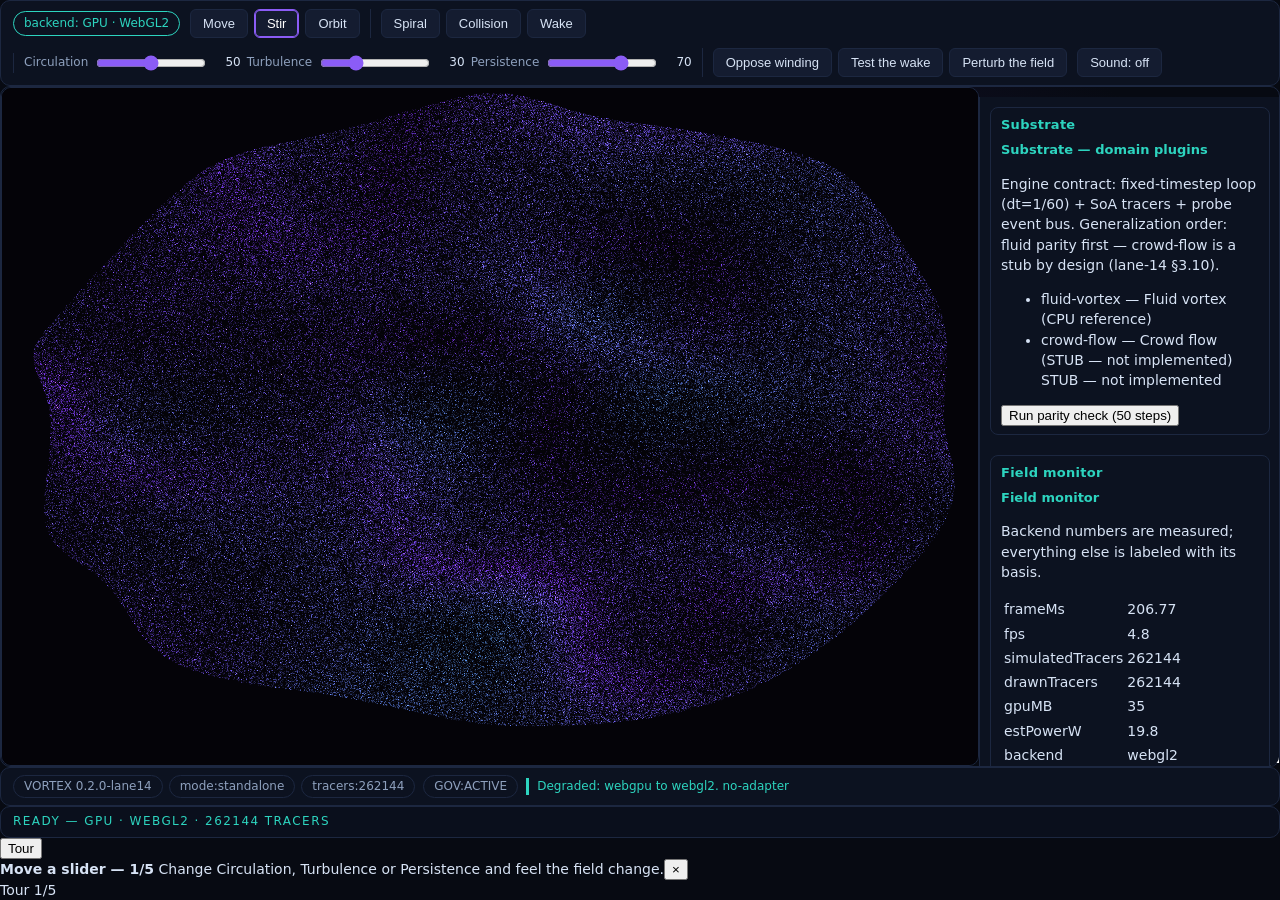
<file: vortex.html>
<!DOCTYPE html>
<html lang="en">
<head>
<meta charset="utf-8">
<meta name="viewport" content="width=device-width, initial-scale=1">
<title>VORTEX Lab — standalone</title>
<!-- W23's lab stylesheet enhances this shell when it lands; a 404 here is harmless. -->
<link rel="stylesheet" href="css/vortex.css">
<style>
  /* W01-owned critical styles: the shell and every failure state must render
   * even before css/vortex.css exists. Dark lab aesthetic. */
  :root {
    --vx-bg: #070a12;
    --vx-panel: #0c1220;
    --vx-line: #1c2740;
    --vx-text: #d7e3f5;
    --vx-dim: #8ea0bd;
    --vx-accent: #8b5cf6;   /* purple */
    --vx-accent2: #2dd4bf;  /* teal */
    --vx-warn: #f59e0b;
    --vx-bad: #f87171;
  }
  * { box-sizing: border-box; }
  html, body { height: 100%; }
  body {
    margin: 0; background: var(--vx-bg); color: var(--vx-text);
    font: 14px/1.45 system-ui, -apple-system, "Segoe UI", sans-serif;
  }
  #vx-lab { display: flex; flex-direction: column; height: 100vh; }

  #vx-toolbar {
    display: flex; flex-wrap: wrap; align-items: center; gap: 10px;
    padding: 8px 12px; background: var(--vx-panel); border-bottom: 1px solid var(--vx-line);
  }
  #vx-backend-badge {
    font-size: 12px; padding: 3px 10px; border: 1px solid var(--vx-accent2);
    border-radius: 999px; color: var(--vx-accent2); white-space: nowrap;
  }
  .vx-group { display: flex; align-items: center; gap: 6px; }
  .vx-group + .vx-group { border-left: 1px solid var(--vx-line); padding-left: 10px; }
  #vx-toolbar button {
    background: #141c30; color: var(--vx-text); border: 1px solid var(--vx-line);
    border-radius: 6px; padding: 6px 12px; cursor: pointer; font-size: 13px;
  }
  #vx-toolbar button:hover:not(:disabled) { border-color: var(--vx-accent); }
  #vx-toolbar button.active { border-color: var(--vx-accent); color: #fff;
    box-shadow: 0 0 0 1px var(--vx-accent) inset; }
  #vx-toolbar button:disabled { opacity: .4; cursor: not-allowed; }
  .vx-sliders label { display: flex; align-items: center; gap: 6px; font-size: 12px; color: var(--vx-dim); }
  .vx-sliders output { min-width: 2.2em; text-align: right; color: var(--vx-text); font-size: 12px; }
  .vx-sliders input[type=range] { accent-color: var(--vx-accent); width: 110px; }

  #vx-main { flex: 1; display: flex; min-height: 0; }
  #vx-canvas-wrap { flex: 1; position: relative; min-width: 0; background:
    radial-gradient(ellipse at 50% 45%, #101a33 0%, var(--vx-bg) 70%); }
  #vx-canvas { position: absolute; inset: 0; width: 100%; height: 100%; display: block; }
  #vx-panel-dock {
    width: 300px; overflow-y: auto; background: var(--vx-panel);
    border-left: 1px solid var(--vx-line); padding: 10px;
  }
  #vx-panel-dock:empty::after { content: "panels mount here"; color: var(--vx-dim); font-size: 12px; }
  .vx-panel { border: 1px solid var(--vx-line); border-radius: 8px; padding: 8px 10px; margin-bottom: 10px; }
  .vx-panel h3 { margin: 0 0 6px; font-size: 13px; color: var(--vx-accent2); }
  .vx-panel-degraded { border-color: var(--vx-warn); }

  #vx-footer {
    display: flex; flex-wrap: wrap; gap: 8px; align-items: center;
    padding: 6px 12px; background: var(--vx-panel); border-top: 1px solid var(--vx-line);
    font-size: 12px; color: var(--vx-dim); min-height: 34px;
  }
  .vx-chips { display: flex; gap: 6px; }
  .vx-chip {
    border: 1px solid var(--vx-line); border-radius: 999px; padding: 2px 10px;
    color: var(--vx-dim); white-space: nowrap;
  }
  .vx-announce { color: var(--vx-accent2); }

  #vx-status {
    padding: 6px 12px; font-size: 12px; letter-spacing: .12em; color: var(--vx-warn);
    background: #0a0f1c; border-top: 1px solid var(--vx-line); text-transform: uppercase;
  }
  #vx-status.vx-ready { color: var(--vx-accent2); }

  /* Fatal panel: the named on-screen error. Never a spinner. */
  #vx-fatal {
    margin: 12px; padding: 16px 18px; border: 1px solid var(--vx-bad); border-radius: 10px;
    background: #1a0d12; color: var(--vx-text);
  }
  #vx-fatal[hidden] { display: none; }
  #vx-fatal h2 { margin: 0 0 8px; font-size: 16px; color: var(--vx-bad); }
  #vx-fatal p { margin: 6px 0; font-size: 13px; }
  #vx-fatal button {
    margin-top: 8px; background: #141c30; color: var(--vx-text);
    border: 1px solid var(--vx-line); border-radius: 6px; padding: 6px 12px; cursor: pointer;
  }
  #vx-fatal button:hover { border-color: var(--vx-accent); }
</style>
</head>
<body>
<div id="vx-lab">
  <header id="vx-toolbar" aria-label="Vortex controls">
    <span id="vx-backend-badge" title="Active simulation backend">backend: …</span>

    <div class="vx-group" role="group" aria-label="Interaction mode">
      <button id="vx-btn-move" type="button" aria-pressed="false">Move</button>
      <button id="vx-btn-stir" type="button" aria-pressed="true" class="active">Stir</button>
      <button id="vx-btn-orbit" type="button" aria-pressed="false">Orbit</button>
    </div>

    <div class="vx-group" role="group" aria-label="Field presets">
      <button id="vx-preset-spiral" type="button">Spiral</button>
      <button id="vx-preset-collision" type="button">Collision</button>
      <button id="vx-preset-wake" type="button">Wake</button>
    </div>

    <div class="vx-group vx-sliders" role="group" aria-label="Field parameters">
      <label>Circulation
        <input id="vx-slider-circulation" type="range" min="0" max="100" value="50">
        <output id="vx-out-circulation" for="vx-slider-circulation">50</output>
      </label>
      <label>Turbulence
        <input id="vx-slider-turbulence" type="range" min="0" max="100" value="30">
        <output id="vx-out-turbulence" for="vx-slider-turbulence">30</output>
      </label>
      <label>Persistence
        <input id="vx-slider-persistence" type="range" min="0" max="100" value="70">
        <output id="vx-out-persistence" for="vx-slider-persistence">70</output>
      </label>
    </div>

    <div class="vx-group" role="group" aria-label="Probes">
      <button id="vx-probe-oppose" type="button">Oppose winding</button>
      <button id="vx-probe-wake" type="button">Test the wake</button>
      <button id="vx-probe-perturb" type="button">Perturb the field</button>
    </div>
  </header>

  <div id="vx-main">
    <main id="vx-canvas-wrap">
      <canvas id="vx-canvas" aria-label="Vortex field"></canvas>
    </main>
    <aside id="vx-panel-dock" aria-label="Lab panels"></aside>
  </div>

  <footer id="vx-footer">
    <div id="vx-chips" class="vx-chips" aria-label="Status chips"></div>
  </footer>

  <div id="vx-status" role="status" aria-live="polite">INITIALIZING FIELD</div>

  <div id="vx-fatal" hidden></div>
</div>

<!-- The ONLY script this shell includes. The staged loader in init.js owns
     every other file (CONTRACTS §10 order), so a mid-boot failure produces a
     named error instead of the old infinite INITIALIZING FIELD spinner. -->
<script src="init.js"></script>
<script>
(function () {
  'use strict';
  function boot() {
    if (!window.VortexInit || typeof window.VortexInit.boot !== 'function') {
      var f = document.getElementById('vx-fatal');
      f.removeAttribute('hidden');
      f.style.display = 'block';
      f.innerHTML = '<h2>VORTEX stopped: VX_E_NAMESPACE</h2>' +
        '<p>init.js failed to load, so the staged boot could not start.</p>' +
        '<p>Next step: reload. If it persists, check that init.js sits next to this file.</p>';
      document.getElementById('vx-status').textContent = 'FAILED — VX_E_NAMESPACE';
      return;
    }
    /* init.js registers 'w01-init' with VORTEX once the namespace stage
     * completes; VortexInit.boot works before VORTEX exists by design. */
    window.VortexInit.boot({ mode: 'standalone' }).then(function (r) {
      /* boot() resolved: field live. chrome stage already wired the UI. */
      if (window.console) console.log('[vortex] ready', r);
    }).catch(function (e) {
      /* VORTEX.ui.fail already rendered the named on-screen error. */
      if (window.console) console.error('[vortex] boot failed', e && e.code, e);
    });
  }
  if (document.readyState === 'loading') {
    document.addEventListener('DOMContentLoaded', boot);
  } else {
    boot();
  }
})();
</script>
</body>
</html>
</file>
<file: css/vortex.css>
/* VORTEX vortex.css — W23 accessibility + lab aesthetic stylesheet.
 * Dark lab look (deep purple / teal), high-contrast-safe text, visible focus,
 * reduced-motion kill switch, panel/dock layout, GOV chips, live-region styling.
 * No external fonts or assets. System font stack only.
 */

:root {
  --vx-bg: #0d0a1a;
  --vx-bg-2: #14102a;
  --vx-panel: #1a1433;
  --vx-panel-2: #211a40;
  --vx-line: #3b2f66;
  --vx-purple: #8b5cf6;
  --vx-purple-hi: #c4a5ff;
  --vx-teal: #2dd4bf;
  --vx-teal-hi: #7df0dd;
  --vx-text: #f0ecff;
  --vx-text-dim: #cfc6ee;
  --vx-text-faint: #a99ed1;
  --vx-warn: #fbbf24;
  --vx-error: #fb7185;
  --vx-ok: #34d399;
  --vx-focus: #f0abfc;
  --vx-radius: 10px;
}

* { box-sizing: border-box; }

html, body {
  margin: 0;
  padding: 0;
  background: var(--vx-bg);
  color: var(--vx-text);
  font-family: -apple-system, BlinkMacSystemFont, "Segoe UI", Roboto, Helvetica, Arial, sans-serif;
  font-size: 15px;
  line-height: 1.45;
}

/* ---- screen-reader only ---- */
.vx-sr-only {
  position: absolute !important;
  width: 1px !important; height: 1px !important;
  padding: 0 !important; margin: -1px !important;
  overflow: hidden !important;
  clip: rect(0 0 0 0) !important;
  white-space: nowrap !important;
  border: 0 !important;
}

/* ---- visible focus: never rely on color alone ---- */
#vx-root :focus-visible,
#vx-root :focus {
  outline: 3px solid var(--vx-focus);
  outline-offset: 2px;
  border-radius: 4px;
}
#vx-root button:focus-visible,
#vx-root input:focus-visible,
#vx-root select:focus-visible {
  box-shadow: 0 0 0 5px rgba(240, 171, 252, 0.28);
}

/* ---- shell layout (W01 ids) ---- */
#vx-root {
  display: grid;
  grid-template-rows: auto 1fr auto auto;
  grid-template-areas:
    "toolbar"
    "main"
    "status"
    "footer";
  min-height: 100vh;
  max-width: 1400px;
  margin: 0 auto;
  padding: 12px;
  gap: 10px;
}

#vx-toolbar {
  grid-area: toolbar;
  display: flex;
  flex-wrap: wrap;
  gap: 8px;
  align-items: center;
  background: linear-gradient(180deg, var(--vx-bg-2), var(--vx-panel));
  border: 1px solid var(--vx-line);
  border-radius: var(--vx-radius);
  padding: 10px 12px;
}

#vx-main, #vx-canvas-wrap {
  grid-area: main;
  position: relative;
  background: radial-gradient(ellipse at 50% 40%, #1d1540 0%, var(--vx-bg) 70%);
  border: 1px solid var(--vx-line);
  border-radius: var(--vx-radius);
  min-height: 420px;
  overflow: hidden;
}
#vx-canvas-wrap canvas {
  display: block;
  width: 100%;
  height: 100%;
}

#vx-panel-dock {
  display: grid;
  grid-template-columns: repeat(auto-fit, minmax(280px, 1fr));
  gap: 10px;
  margin-top: 10px;
}
.vx-panel {
  background: var(--vx-panel);
  border: 1px solid var(--vx-line);
  border-radius: var(--vx-radius);
  padding: 12px;
}
.vx-panel > h2, .vx-panel > h3 {
  margin: 0 0 8px;
  font-size: 1rem;
  color: var(--vx-purple-hi);
  letter-spacing: 0.02em;
}

#vx-status {
  grid-area: status;
  display: flex;
  flex-wrap: wrap;
  gap: 8px;
  align-items: center;
  background: var(--vx-bg-2);
  border: 1px solid var(--vx-line);
  border-radius: var(--vx-radius);
  padding: 8px 12px;
  font-size: 0.9rem;
  color: var(--vx-text-dim);
}

#vx-footer {
  grid-area: footer;
  background: var(--vx-bg-2);
  border: 1px solid var(--vx-line);
  border-radius: var(--vx-radius);
  padding: 8px 12px;
  min-height: 2.4em;
  font-size: 0.9rem;
  color: var(--vx-text-dim);
}

#vx-fatal {
  display: none;
  background: #2a0f1c;
  border: 2px solid var(--vx-error);
  border-radius: var(--vx-radius);
  color: #ffe4e6;
  padding: 16px;
  margin: 12px 0;
}
#vx-fatal h2 { margin-top: 0; color: var(--vx-error); }
#vx-fatal .vx-kept { color: var(--vx-text-dim); }

/* ---- GOV chips: text + icon, never color alone ---- */
.vx-gov-chip {
  display: inline-flex;
  align-items: center;
  gap: 6px;
  padding: 3px 10px;
  border-radius: 999px;
  border: 1px solid var(--vx-line);
  font-size: 0.8rem;
  font-weight: 600;
  letter-spacing: 0.04em;
  background: var(--vx-panel-2);
  color: var(--vx-text-dim);
}
.vx-gov-chip .vx-chip-icon { font-style: normal; }
.vx-gov-chip[data-state="active"] {
  border-color: var(--vx-teal);
  color: var(--vx-teal-hi);
}
.vx-gov-chip[data-state="locked"] {
  border-color: var(--vx-warn);
  color: var(--vx-warn);
}
.vx-gov-chip[data-state="down"] {
  border-color: var(--vx-error);
  color: var(--vx-error);
}

/* ---- announce / live regions ---- */
.vx-announce {
  border-left: 3px solid var(--vx-teal);
  padding-left: 8px;
  margin: 4px 0;
  color: var(--vx-text);
}
.vx-announce-error {
  border-left: 3px solid var(--vx-error);
  padding-left: 8px;
  margin: 4px 0;
  color: #ffe4e6;
}

/* ---- generic controls ---- */
#vx-root button, #vx-root input[type="button"], #vx-root input[type="submit"] {
  background: var(--vx-panel-2);
  color: var(--vx-text);
  border: 1px solid var(--vx-line);
  border-radius: 7px;
  padding: 8px 12px;
  font-size: 0.92rem;
  cursor: pointer;
}
#vx-root button:hover {
  border-color: var(--vx-purple);
  background: #2a2152;
}
#vx-root button[aria-pressed="true"] {
  background: var(--vx-purple);
  border-color: var(--vx-purple-hi);
  color: #fff;
}
#vx-root input[type="range"] { accent-color: var(--vx-teal); }
#vx-root select {
  background: var(--vx-panel-2);
  color: var(--vx-text);
  border: 1px solid var(--vx-line);
  border-radius: 7px;
  padding: 6px 8px;
}

/* ---- W23: lab summary panel ---- */
.vx-summary-dl {
  display: grid;
  grid-template-columns: auto 1fr;
  gap: 4px 12px;
  margin: 0;
  font-size: 0.92rem;
}
.vx-summary-dl dt { color: var(--vx-text-faint); }
.vx-summary-dl dd { margin: 0; color: var(--vx-text); font-weight: 600; }
.vx-summary-actions { display: flex; gap: 8px; margin-top: 10px; flex-wrap: wrap; }

/* ---- W23: simple-mode control strip (exactly 5 controls) ---- */
.vx-simple-strip {
  display: flex;
  flex-wrap: wrap;
  gap: 10px;
  align-items: center;
  background: linear-gradient(180deg, #171233, var(--vx-panel));
  border: 2px solid var(--vx-teal);
  border-radius: var(--vx-radius);
  padding: 12px;
}
.vx-simple-strip .vx-simple-label {
  width: 100%;
  font-weight: 700;
  color: var(--vx-teal-hi);
  letter-spacing: 0.05em;
  font-size: 0.85rem;
}
.vx-simple-strip label { color: var(--vx-text-dim); font-size: 0.9rem; }

/* simple mode hides advanced chrome */
#vx-root.vx-simple-mode #vx-toolbar .vx-advanced,
#vx-root.vx-simple-mode #vx-panel-dock .vx-panel.vx-advanced {
  display: none;
}
#vx-root.vx-simple-mode .vx-simple-strip { display: flex; }
.vx-simple-strip { display: none; }

/* ---- W23: step button for reduced-motion / frozen loop ---- */
.vx-step-btn {
  border-color: var(--vx-warn) !important;
  font-weight: 700;
}
.vx-motion-banner {
  background: #2b2113;
  border: 1px solid var(--vx-warn);
  color: #fde68a;
  border-radius: 7px;
  padding: 8px 12px;
  margin: 8px 0;
  font-size: 0.9rem;
}

/* ---- W23: shortcut help ---- */
.vx-shortcut-table { width: 100%; border-collapse: collapse; font-size: 0.9rem; }
.vx-shortcut-table th, .vx-shortcut-table td {
  text-align: left; padding: 4px 8px;
  border-bottom: 1px solid var(--vx-line);
}
.vx-shortcut-table th { color: var(--vx-text-faint); }
.vx-shortcut-table kbd {
  background: var(--vx-bg-2);
  border: 1px solid var(--vx-line);
  border-radius: 4px;
  padding: 1px 6px;
  font-family: ui-monospace, monospace;
  color: var(--vx-teal-hi);
}

/* ---- gentle lab motion (killed under reduced motion) ---- */
@keyframes vx-pulse {
  0%, 100% { opacity: 1; }
  50% { opacity: 0.55; }
}
.vx-pulse { animation: vx-pulse 2.4s ease-in-out infinite; }
.vx-spiral-hint {
  background: conic-gradient(from 0deg, #241b52, #143d3a, #241b52);
  transition: background 0.6s ease;
}

/* reduced motion: freeze everything animated, no smooth scrolling */
@media (prefers-reduced-motion: reduce) {
  *, *::before, *::after {
    animation: none !important;
    transition: none !important;
    scroll-behavior: auto !important;
  }
  .vx-pulse { animation: none !important; }
}
</file>
